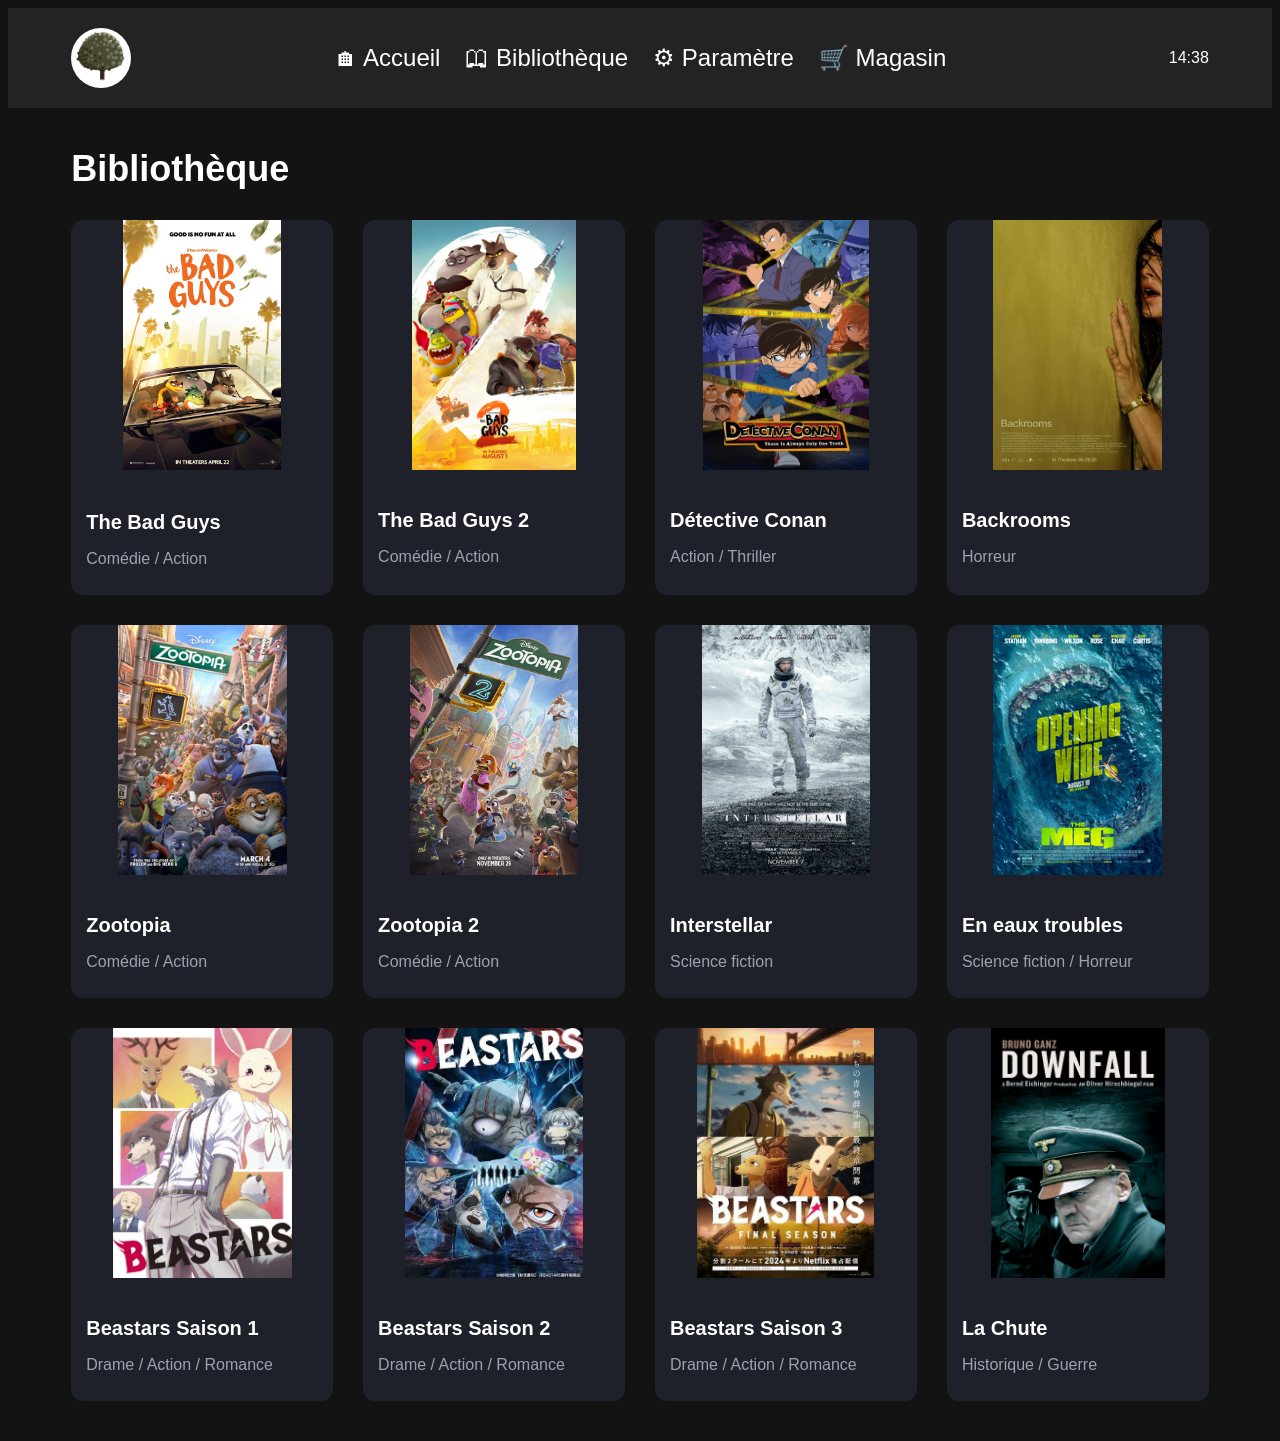
<file: index.html>
<!DOCTYPE html>
<html lang="fr">
<head>
    <meta charset="UTF-8">
    <meta name="viewport" content="width=device-width, initial-scale=1.0">
    <title>Bibliothèque de film</title>
    <link rel="stylesheet" href="styles/style.css">
</head>

<body>

    <header class="header">
        <div class="profile">
        <img src="images/tree.png" alt="Profil">
        </div>
        <button class="menu-button" onclick="toggleMenu()">
        ☰
        </button>
        <nav id="menu">
            <a>🏠︎ Accueil</a>
            <a href="index.html">🕮 Bibliothèque</a>
            <a>⚙ Paramètre</a>
            <a>🛒 Magasin</a>
        </nav>
        <p>14:38</p>
    </header>

    <main>
        <section class="titre">
            <h1>Bibliothèque</h1>
        </section>

        <section class="grille">

            <a href="film.html" class="film">
                <img src="images/The-bad-guys-2022.webp" alt="The-bad-guys">
                <div class="info">
                    <h3>The Bad Guys</h3>
                    <p>Comédie / Action</p>
                </div>
            </a>

            <article href="film.html" class="film">
                <img src="images/bad guys 2.png" alt="The-bad-guys-2">
                <div class="info">
                    <h3>The Bad Guys 2</h3>
                    <p>Comédie / Action</p>
                </div>
            </article>

            <article class="film">
                <img src="images/conan.jpg" alt="Conan">
                <div class="info">
                    <h3>Détective Conan</h3>
                    <p>Action / Thriller</p>
                </div>
            </article>

            <article class="film">
                <img src="images/Backrooms_(film)_poster.jpg" alt="Backrooms">
                <div class="info">
                    <h3>Backrooms</h3>
                    <p>Horreur</p>
                </div>
            </article>

            <article class="film">
                <img src="images/Zootopia_(movie_poster).jpg" alt="Zootopia">
                <div class="info">
                    <h3>Zootopia</h3>
                    <p>Comédie / Action</p>
                </div>
            </article>

            <article class="film">
                <img src="images/Zootopia_2_(2025_film).jpg" alt="Zootopia_2">
                <div class="info">
                    <h3>Zootopia 2</h3>
                    <p>Comédie / Action</p>
                </div>
            </article>

            <article class="film">
                <img src="images/Interstellar_film_poster.jpg" alt="Interstellar">
                <div class="info">
                    <h3>Interstellar</h3>
                    <p>Science fiction</p>
                </div>
            </article>

            <article class="film">
                <img src="images/The_Meg_2018_film_cover.png" alt="The-Meg">
                <div class="info">
                    <h3>En eaux troubles</h3>
                    <p>Science fiction / Horreur</p>
                </div>
            </article>

            <article class="film">
                <img src="images/Beastar_1.webp" alt="Beastars1">
                <div class="info">
                    <h3>Beastars Saison 1</h3>
                    <p>Drame / Action / Romance</p>
                </div>
            </article>

            <article class="film">
                <img src="images/beastars2.jpg" alt="Beastars2">
                <div class="info">
                    <h3>Beastars Saison 2</h3>
                    <p>Drame / Action / Romance</p>
                </div>
            </article>

            <article class="film">
                <img src="images/beastars3.jpg" alt="Beastars3">
                <div class="info">
                    <h3>Beastars Saison 3</h3>
                    <p>Drame / Action / Romance</p>
                </div>
            </article>

            <article class="film">
                <img src="images/downfall.png" alt="Downfall">
                <div class="info">
                    <h3>La Chute</h3>
                    <p>Historique / Guerre</p>
                </div>
            </article>

        </section>
    </main>

    <script src="scripts/script.js"></script>

</body>
</html>
</file>
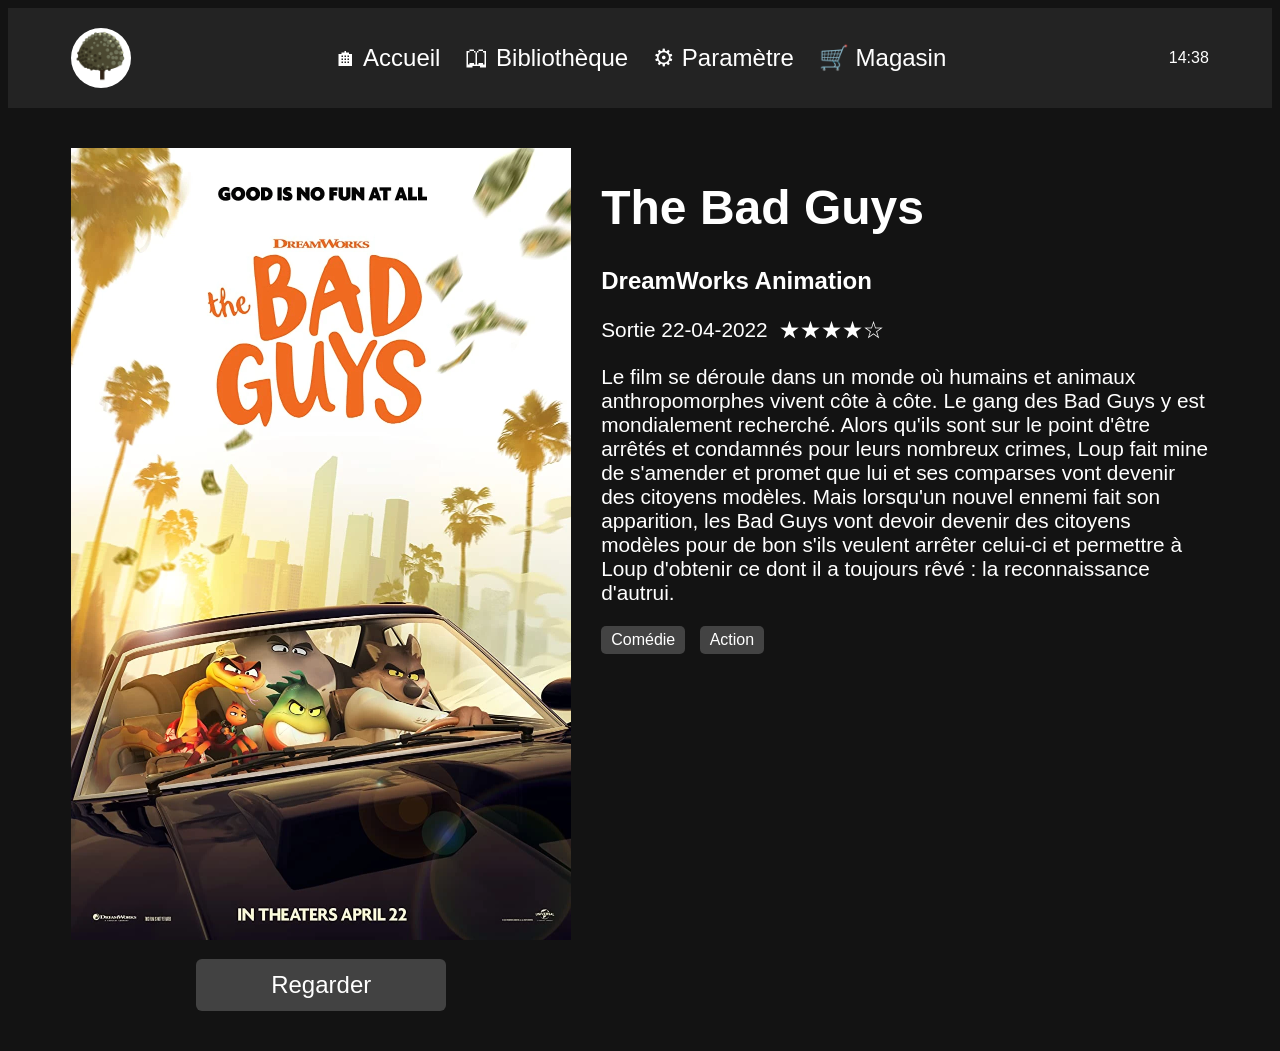
<file: film.html>
<!DOCTYPE html>
<html lang="fr">
<head>
    <meta charset="UTF-8">
    <meta name="viewport" content="width=device-width, initial-scale=1.0">
    <title>The Bad Guys</title>
    <link rel="stylesheet" href="styles/style.css">
</head>
<body>
    <header class="header">
        <div class="profile">
        <img src="images/tree.png" alt="Photo de profil">
        </div>

        <button class="menu-button" onclick="toggleMenu()">
        ☰
        </button>

        <nav id="menu">
            <a>🏠︎ Accueil</a>
            <a href="index.html">🕮 Bibliothèque</a>
            <a>⚙ Paramètre</a>
            <a>🛒 Magasin</a>
        </nav>

        <p>14:38</p>

    </header>

    <main class="description">
        <div class="poster">
          <img src="images/The-bad-guys-2022.webp" alt="bad-guys">
          <button>Regarder</button>
        </div>
        <div class="film-description">
          <h1>The Bad Guys</h1>
          <h2>DreamWorks Animation</h2>
          <p>Sortie 22-04-2022 ㅤ ★★★★☆</p>
          <p>
          Le film se déroule dans un monde où humains et animaux anthropomorphes vivent côte à côte. Le gang des Bad Guys y est mondialement recherché. Alors qu'ils sont sur le point d'être arrêtés et condamnés pour leurs nombreux crimes, Loup fait mine de s'amender et promet que lui et ses comparses vont devenir des citoyens modèles. Mais lorsqu'un nouvel ennemi fait son apparition, les Bad Guys vont devoir devenir des citoyens modèles pour de bon s'ils veulent arrêter celui-ci et permettre à Loup d'obtenir ce dont il a toujours rêvé : la reconnaissance d'autrui.
          </p>
          <div class="genre"> 
            <span>Comédie</span>
            <span>Action</span>
          </div>
        </div>
    </main>
    
    <script src="scripts/script.js"></script>
</body>
</html>
</file>
<file: styles/style.css>
body {
    font-family: Arial, sans-serif;
    background: #131313;
    color: white;
}

/*Header*/

.header {
    min-height: 70px;
    padding: 15px 5%;
    background: #232323;
    display: flex;
    align-items: center;
    font-size: 1.2rem;
    position: sticky;
    top: 0;
    z-index: 1000;
}

.profile {
    width: 60px;
    height: 60px;
    margin-right: 20px;
}

.profile img {
    width: 100%;
    height: 100%;
    border-radius: 50%;
    object-fit: cover;
}

nav {
    position: absolute;
    left: 50%;
    transform: translateX(-50%);
    display: flex;
    gap: 25px;
}

a {
    color: white;
    text-decoration: none;
    font-size: 1.5rem;
}

header p {    
    margin-left: auto;
    font-size: 1rem;
}

.menu-button {
    display: none;
}

main {
    width: 90%;
    max-width: 1410px;
    margin: 40px auto;
}

.titre {
    margin-bottom: 30px;
    font-size: 1.5rem;
}

.intro h2 {
    font-size: 32px;
    margin-bottom: 8px;
}

.intro p {
    color: #9ca3af;
}

/*Grille des films */

.grille {
    display: grid;
    grid-template-columns: repeat(auto-fit, minmax(220px, 1fr));
    gap: 30px;
}

/*Contenu sur chaque carte*/

.film {
    background: #1e2129;
    border-radius: 12px;
    overflow: hidden;
    cursor: pointer;
    transition: transform 0.25s, box-shadow 0.25s;
}

.film:hover {
    transform: translateY(-6px);
    box-shadow: 0 20px 30px rgb(8, 8, 8);
}

.film img {
    width: 100%;
    height: 250px;
    object-fit: contain;
}

.info {
    padding: 15px;
    font-size: 1.25rem;
}

.info h3 {
    font-size: 20px;
    margin-bottom: 8px;
}

.info p {
    color: #9ca3af;
    margin-bottom: 12px;
    font-size: 1rem;
}

.description {
    display: flex;
    gap: 30px;
}

.poster button {
    width: 50%;
    margin-top: 15px;
    padding: 12px;
    background: #424242;
    color: white;
    border: none;
    border-radius: 6px;
    font-size: 1.5rem;
    cursor: pointer;
}

.poster button:hover {
    background: #d03c3c;
}

.film-description {
    width:100%;
}

.poster {
    width:500px;
    flex-shrink: 0;
    text-align: center;
}

.poster img {
    width: 100%;
    height: auto;
    object-fit: cover;
}

.description h1 { 
    font-size: 3rem;
}

.description p {
    font-size: 1.3rem;
}

.genre span {
    display: inline-block;
    margin-right: 10px;
    padding: 5px 10px;
    background: #434343;
    border-radius: 5px;
    font-size: 1rem;
}

/*Interface pour téléphone*/

@media (width <= 750px) {

     .header {
        flex-wrap: wrap;
        
    }

    .header h1 {
        font-size: 1.2rem;
    }

    .menu-button {
        display: block;
        margin-left: auto;
        background: none;
        border: none;
        color: white;
        font-size: 28px;
        cursor: pointer;
    }

    .header nav {
        position: absolute;
        top: 100%;
        left: 0;
        width: 100%;
        display: flex;
        flex-direction: column;
        gap: 0;
        background: #232323;
        transform: translateY(-150%);
        transition: transform 0.4s ease;
        z-index: -1;
    }

    header p {
        display: none;
    }

    nav.actif {
        transform: translateY(0);
    }

    nav a {
        padding: 15px;
        text-align: left;
    }
    /*changement d'alignement de la page film*/
    .description {
        flex-direction: column;
        align-items: center;
    }
}
</file>
